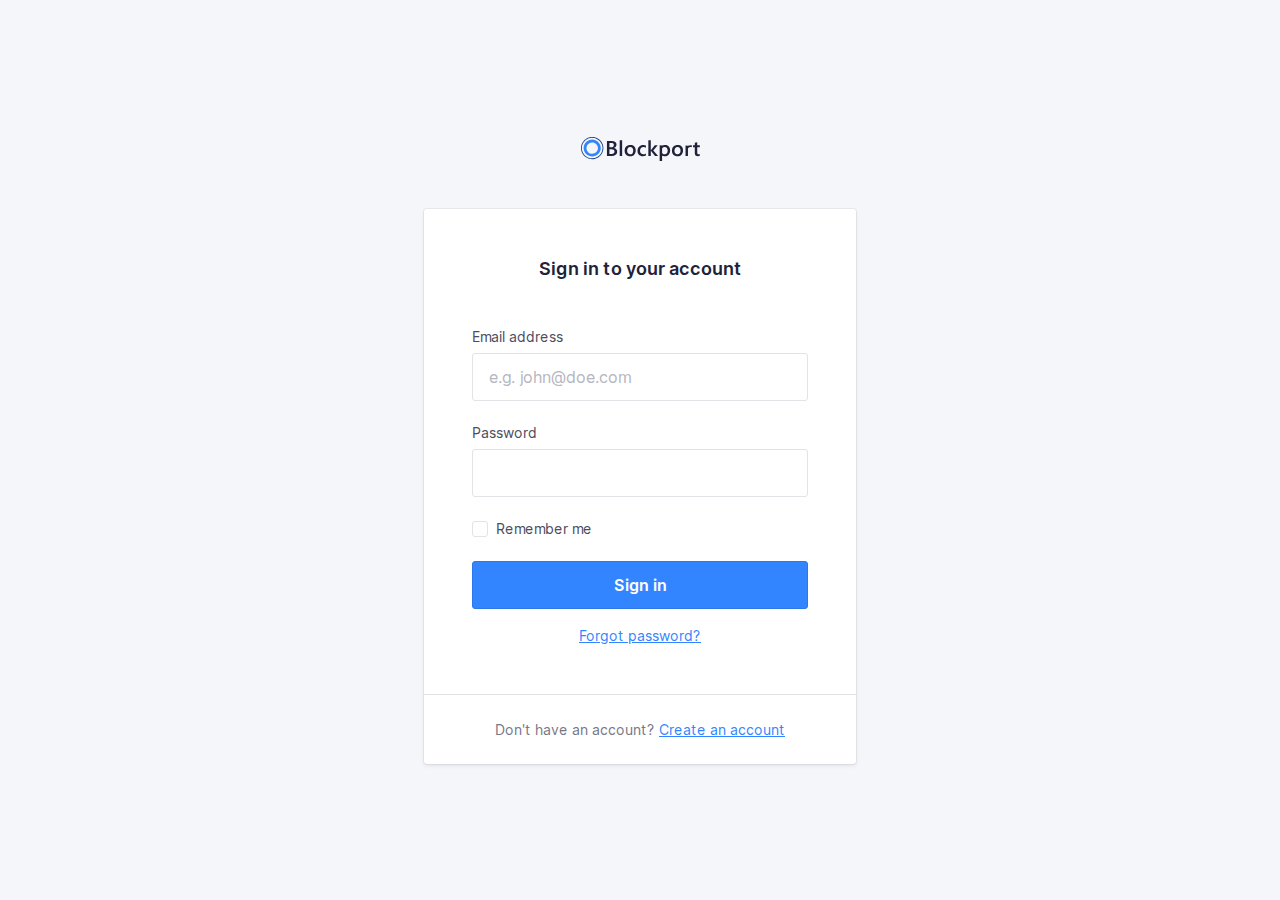
<file: index.html>
<!doctype html>
<html lang="en">
    <head>
        <meta charset="utf-8">
        <meta http-equiv="x-ua-compatible" content="ie=edge">
        <title>Blockport - Sign in</title>
        <meta name="description" content="This is my HTML5 boilerplate.">
        <meta name="viewport" content="width=device-width, initial-scale=1.0">
        <meta name="msapplication-TileColor" content="#3385FF">
        <meta name="theme-color" content="#3385FF">

        <link rel="apple-touch-icon" sizes="180x180" href="apple-touch-icon.png">
        <link rel="icon" type="image/png" sizes="32x32" href="favicon-32x32.png">
        <link rel="icon" type="image/png" sizes="16x16" href="favicon-16x16.png">
        <link rel="manifest" href="site.webmanifest">
        <link rel="mask-icon" href="safari-pinned-tab.svg" color="#3385FF">

        <link rel="stylesheet" href="css/normalize.css">
		<link rel="stylesheet" href="css/screen.css">   
        <script src="script/app.js"></script>     
    </head>
    <body>
        <section class="o-row o-row--lg o-row--login">
            <div class="o-container u-max-width-xs">
                <h1 class="c-logo">
                    <svg class="c-logo__symbol" viewBox="0 0 119 24" xmlns="http://www.w3.org/2000/svg">
                        <path class="c-logo__path c-logo__path--1" d="M25.9496128,18.9917356 L25.9496128,4.04231406 L30.7396633,4.04231406 C32.19945,4.04231406 33.3560606,4.35834712 34.2094949,4.99041321 C35.0252057,5.55089835 35.5052521,6.4769114 35.4896465,7.4598347 C35.5056187,8.25676883 35.2485893,9.03557965 34.7604209,9.6694215 C34.2511175,10.3119823 33.5500641,10.7791057 32.7570539,11.0042975 L32.7570539,11.0459504 C33.6957957,11.1207168 34.5764055,11.5260387 35.2392256,12.1884297 C35.8602694,12.8310744 36.1707912,13.6667769 36.1707912,14.6955372 C36.1979832,15.9155062 35.6268682,17.0730015 34.6382155,17.8016529 C33.6205051,18.5950413 32.3363468,18.9917356 30.7857407,18.9917356 L25.9496128,18.9917356 Z M41.1511616,18.9918689 L38.6990404,18.9918689 L38.6990404,3.18727869 L41.1511616,3.18727869 L41.1511616,18.9918689 Z M49.1105387,19.2396694 C47.4477441,19.2396694 46.1195118,18.741157 45.1258418,17.7441322 C44.1321717,16.7471074 43.6360046,15.4247934 43.6373401,13.7771901 C43.6373401,11.9841322 44.1548767,10.5838017 45.1899495,9.57619833 C46.2250223,8.56859504 47.6200337,8.06479338 49.3749832,8.06479338 C51.0591469,8.06479338 52.3720202,8.55471073 53.3136027,9.53454547 C54.2551852,10.5143802 54.7226376,11.8730579 54.7159596,13.6105785 C54.7159596,15.313719 54.2091077,16.677686 53.195404,17.7024794 C52.1817003,18.7272727 50.8200787,19.2396694 49.1105387,19.2396694 Z M64.9231145,18.4998347 C63.986548,19.011405 62.9292595,19.2667693 61.8599663,19.2396694 C60.2572727,19.2396694 58.9657689,18.7444628 57.9854545,17.7540496 C57.0051402,16.7636364 56.5136477,15.4796694 56.5109764,13.9021488 C56.5109764,12.1434711 57.0385299,10.7312397 58.0936364,9.66545453 C59.1487429,8.59966942 60.5611166,8.0661157 62.3307576,8.06479338 C63.2258904,8.04636779 64.1144193,8.22027864 64.9351347,8.57454547 L64.9351347,10.8277686 C64.2490961,10.2941313 63.4035149,10.0011171 62.5310943,9.99471073 C61.5738178,9.96365776 60.6492491,10.3415166 59.9928283,11.0320661 C59.3330526,11.7236364 59.003165,12.6287603 59.003165,13.747438 C59.003165,14.8661157 59.3136869,15.7381818 59.9347306,16.3636364 C60.5557744,17.0023141 61.3891751,17.3216529 62.4349327,17.3216529 C63.3470917,17.3090469 64.2260005,16.9806241 64.9191077,16.3933884 L64.9191077,18.4998347 L64.9231145,18.4998347 Z M77.1256229,18.9918689 L74.0304209,18.9918689 L69.8393771,13.8605902 L69.7973064,13.8605902 L69.7973064,18.9918689 L67.3451852,18.9918689 L67.3451852,3.18727869 L69.7973064,3.18727869 L69.7973064,13.2039344 L69.8393771,13.2039344 L73.7980303,8.31462295 L76.7349663,8.31462295 L72.2814815,13.4718689 L77.1256229,18.9918689 Z M118.81569,18.8747107 C118.223016,19.1343064 117.578072,19.2557712 116.930522,19.2297521 C114.839007,19.2297521 113.793249,18.2380165 113.793249,16.2545455 L113.793249,10.2128926 L111.990219,10.2128926 L111.990219,8.31669423 L113.793249,8.31669423 L113.793249,5.84528927 L116.235354,5.15702479 L116.235354,8.31669423 L118.81569,8.31669423 L118.81569,10.2128926 L116.235354,10.2128926 L116.235354,15.5504132 C116.235354,16.1824793 116.351549,16.6340496 116.583939,16.905124 C116.81633,17.1761983 117.202312,17.3084298 117.741886,17.3018182 C118.130518,17.3099664 118.50999,17.1844984 118.81569,16.9467769 L118.81569,18.8647934 L118.81569,18.8747107 Z M109.678333,8.12826445 C110.052664,8.12904551 110.426384,8.1582218 110.796212,8.21553718 L110.796212,10.2961983 C110.392833,10.129817 109.958979,10.0480952 109.522071,10.0561983 C108.65244,10.0185786 107.815007,10.3854441 107.258266,11.0479339 C107.143588,11.1960713 107.043624,11.3548242 106.959764,11.5219835 L106.959764,18.9917356 L104.519663,18.9917356 L104.519663,8.37818184 L106.959764,8.66776859 L106.959764,8.67768594 C107.814579,8.30025824 108.742499,8.11272598 109.678333,8.12826445 Z M96.4320707,19.2396694 C94.7692761,19.2396694 93.4410438,18.741157 92.4473737,17.7441322 C91.4537037,16.7471074 90.9575366,15.4247934 90.9588721,13.7771901 C90.9588721,11.9841322 91.4764087,10.5838017 92.5114815,9.57619833 C93.5465543,8.56859504 94.9415657,8.06479338 96.6965152,8.06479338 C98.3806789,8.06479338 99.6935522,8.55471073 100.635135,9.53454547 C101.576717,10.5143802 102.04417,11.8730579 102.037492,13.6105785 C102.037492,15.313719 101.53064,16.677686 100.516936,17.7024794 C99.5032323,18.7272727 98.1416107,19.2396694 96.4320707,19.2396694 Z M87.7494781,9.53454547 C88.6883893,10.5157025 89.1578451,11.873719 89.1578451,13.608595 C89.1591806,15.3117355 88.6523287,16.6757025 87.6372896,17.7004959 C86.6222504,18.7252892 85.258625,19.2376859 83.5464141,19.2376859 C82.7065422,19.2489838 81.8737089,19.0847473 81.1023064,18.7557025 L81.1023064,23.8968595 L78.6622054,23.8968595 L78.6622054,8.31471073 L81.1023064,8.60429752 C81.9552279,8.23296681 82.8792553,8.04891403 83.8108586,8.06479338 C85.5017003,8.06479338 86.8145736,8.55471073 87.7494781,9.53454547 Z M96.5422559,9.99471073 C95.6726247,9.95709108 94.8351921,10.3239565 94.2784512,10.9864463 C93.7241864,11.6476033 93.4470539,12.5580165 93.4470539,13.7176859 C93.4470539,14.8363636 93.7275253,15.7170248 94.288468,16.3596694 C94.8529651,17.0028668 95.6823515,17.3568733 96.5422559,17.3216529 C97.5038721,17.3216529 98.2424466,17.0056198 98.7579798,16.3735537 C99.273513,15.7414876 99.5366216,14.8416529 99.5473064,13.6740496 C99.5473064,12.4998347 99.28954,11.5927273 98.7740067,10.9527273 C98.2584735,10.3127273 97.5145568,9.99338845 96.5422559,9.99471073 Z M28.4438047,6.03570248 L28.4438047,10.286281 L30.0645286,10.286281 C30.9353255,10.286281 31.6178058,10.0833058 32.1119697,9.67735538 C32.6061335,9.27140494 32.8532155,8.69619836 32.8532155,7.95173555 C32.8532155,6.67305785 31.9897643,6.03371902 30.262862,6.03371902 L28.4418013,6.03371902 L28.4438047,6.03570248 Z M28.4438047,12.2796694 L28.4438047,17.0082644 L30.5813973,17.0082644 C31.5163019,17.0082644 32.237514,16.7947108 32.7450337,16.3676033 C33.2602043,15.9259125 33.5416601,15.2742418 33.5083165,14.6003306 C33.5083165,13.0505785 32.4238271,12.2757025 30.2548485,12.2757025 L28.4518182,12.2757025 L28.4438047,12.2796694 Z M49.226734,9.99471073 C48.3571028,9.95709108 47.5196702,10.3239565 46.9629293,10.9864463 C46.4086646,11.6476033 46.131532,12.5580165 46.131532,13.7176859 C46.131532,14.8363636 46.4120034,15.7170248 46.9729461,16.3596694 C47.5370578,17.0036033 48.3664998,17.3583638 49.226734,17.3236364 C50.1883502,17.3236364 50.9269247,17.0076033 51.4424579,16.3755372 C51.9579912,15.7434711 52.2157576,14.8436364 52.2157576,13.6760331 C52.2157576,12.5018182 51.9579912,11.5947107 51.4424579,10.9547107 C50.9269247,10.3147108 50.1883502,9.99471073 49.226734,9.99471073 Z M85.8803367,16.3735537 C86.3958699,15.738843 86.6543043,14.8390083 86.6556397,13.6740496 C86.6556397,12.4985124 86.3978733,11.591405 85.8823401,10.9527273 C85.3668068,10.3140496 84.6282323,9.99471073 83.6666162,9.99471073 C82.796985,9.95709108 81.9595523,10.3239565 81.4028114,10.9864463 C81.2895823,11.124335 81.1896456,11.2724196 81.1043098,11.4287603 L81.1043098,15.9153719 C81.6149937,16.8312057 82.6094895,17.3774459 83.6646128,17.3216529 C84.626229,17.3216529 85.3648035,17.0056198 85.8803367,16.3735537 Z"></path>
                        <path class="c-logo__path c-logo__path--2" d="M11.1988215,19.5867769 C7.72899435,19.5891833 4.59940205,17.5218316 3.26949789,14.3488101 C1.93959376,11.1757885 2.67130845,7.5220381 5.12341434,5.09144786 C7.57552021,2.66085764 11.2650639,1.93214337 14.4714645,3.24513351 C17.6778651,4.55812363 19.7696074,7.65421885 19.771229,11.0895868 C19.7679239,15.7772288 15.9334776,19.5780304 11.1988215,19.5867769 Z M11.1988215,5.38314051 C8.86509736,5.38073339 6.75988968,6.77093308 5.86550131,8.90506387 C4.97111293,11.0391947 5.46382249,13.496632 7.11372873,15.1307206 C8.76363496,16.7648092 11.2455511,17.2534798 13.4013998,16.3687158 C15.5572486,15.4839518 16.962125,13.4001349 16.9605051,11.0895868 C16.9572,7.93949107 14.3805102,5.38572999 11.1988215,5.37917355 L11.1988215,5.38314051 Z"></path>
                        <path class="c-logo__path c-logo__path--3" d="M21.2917845,15.8796694 C21.3118182,15.8380165 21.3358586,15.8023141 21.3558923,15.7606612 C22.6443671,13.0744887 22.7786498,9.98607785 21.7280964,7.20021549 C20.6775431,4.41435317 18.5317957,2.16875244 15.7805219,0.975867769 L15.7805219,0.96 C15.6683333,0.910413222 15.5541414,0.874710744 15.4419529,0.82909091 C15.2937037,0.767603308 15.1434512,0.710082645 14.9931987,0.656528927 C14.792862,0.583140496 14.5925253,0.517685949 14.378165,0.458181816 C14.2319192,0.414545453 14.0856734,0.374876033 13.9394276,0.337190082 C13.7203928,0.281652893 13.501358,0.23338843 13.2823232,0.192396694 C13.1480976,0.16661157 13.0138721,0.144793388 12.8816498,0.124958678 C12.6546016,0.0905785125 12.4275533,0.0634710744 12.2005051,0.0436363637 C12.0762963,0.0337190082 11.9500842,0.0238016529 11.8258754,0.0178512397 C11.5881425,0.00462809917 11.3510774,-0.000661157024 11.1146801,0.00198347107 C10.988468,0.00198347107 10.8622559,0.00198347107 10.7380471,0.0119008265 C10.5076599,0.0218181818 10.2792761,0.0376859504 10.0528956,0.0614876034 C9.9146633,0.0753719009 9.77843434,0.0932231406 9.64220539,0.113057851 C9.44186869,0.142809918 9.22350168,0.176528926 9.01715488,0.218181818 C8.86089226,0.249917356 8.70462963,0.283636364 8.548367,0.321322314 C8.39210438,0.359008265 8.18575758,0.412561983 8.00745791,0.466115701 C7.82915825,0.519669423 7.65286195,0.577190081 7.47656566,0.638677688 C7.30026936,0.70016529 7.17405724,0.747768594 7.02580808,0.807272727 C6.82547138,0.884628098 6.63715488,0.969917355 6.44483165,1.05719008 C6.31861953,1.11471074 6.19441077,1.17421488 6.07220539,1.23768595 C5.87186869,1.34082644 5.67153199,1.45190082 5.47119529,1.56694215 C5.36301347,1.63041322 5.25683502,1.69586777 5.15065657,1.76528926 C4.95165543,1.89752066 4.75666107,2.02975207 4.5656734,2.16198347 C4.46416949,2.23603306 4.36400114,2.31140496 4.26516835,2.38809918 C4.07952302,2.52958678 3.89721661,2.67834711 3.71824916,2.83438017 C3.61607744,2.92363636 3.51791246,3.0168595 3.41774411,3.11008265 C3.25747475,3.26347108 3.10121212,3.42214876 2.94895623,3.5861157 C2.84678451,3.69719008 2.74861953,3.81024794 2.64845118,3.92528926 C2.51021886,4.08793389 2.37599327,4.25454547 2.24777778,4.42512397 C2.15161616,4.55206611 2.05946128,4.68099175 1.96930976,4.82181816 C1.90119529,4.92099175 1.82506734,5.0201653 1.75895623,5.11537188 C1.69284512,5.2105785 1.65878788,5.29190081 1.60670034,5.37917355 C1.53457912,5.49818184 1.46446128,5.61917355 1.40636364,5.74214876 C1.28415825,5.96231406 1.16796296,6.18446282 1.06178451,6.40859504 C1.02372054,6.44826445 0.995673401,6.49586778 0.981649832,6.54148761 C0.967626263,6.58710744 0.939579125,6.65454547 0.915538721,6.71008265 C0.808692479,6.95471075 0.711863077,7.20132232 0.625050505,7.44991735 C0.588989899,7.55438018 0.55426487,7.65884298 0.520875421,7.76330577 C0.444747475,8.00528927 0.377968575,8.24793388 0.320538721,8.49123966 C0.291156005,8.61157023 0.263776655,8.73190084 0.238400673,8.85223141 C0.191655443,9.07966942 0.152255892,9.30710742 0.12020202,9.53454547 C0.10016835,9.67338842 0.0821380471,9.81024795 0.0681144781,9.9490909 C0.0460774411,10.1613223 0.0320538721,10.3715703 0.022037037,10.5838017 C0.022037037,10.7365289 0.010016835,10.8872727 0.010016835,11.04 C0.010016835,11.2383471 0.010016835,11.4366942 0.026043771,11.6350413 C0.026043771,11.7917356 0.0440740741,11.9484297 0.0580976431,12.105124 C0.0761279461,12.3034711 0.104175084,12.5018182 0.132222222,12.7001653 C0.146245791,12.8429752 0.18030303,13.0036364 0.2003367,13.1543802 C0.238400673,13.3527273 0.286481481,13.5510744 0.336565657,13.7494215 C0.380639731,13.8961983 0.406683502,14.0330579 0.446750842,14.1758678 C0.506851852,14.3742149 0.576969697,14.5844628 0.647087542,14.7867769 C0.693164983,14.9157025 0.739242424,15.0446281 0.789326599,15.1715703 C0.871464646,15.3699174 0.963619529,15.5801653 1.05777778,15.7804959 C1.11387205,15.8995041 1.16996633,16.0185124 1.23006734,16.1355372 C1.33223906,16.3338843 1.44242424,16.5322314 1.55461279,16.7166942 C1.62473064,16.8357025 1.69484848,16.9527273 1.76897306,17.0677686 C1.88316498,17.2442975 2.00537037,17.4168595 2.12957912,17.587438 C2.21973064,17.7123967 2.31188552,17.8353719 2.40804714,17.9563636 C2.50420875,18.0773554 2.65646465,18.2519008 2.78468013,18.3966942 C2.91289562,18.5414876 3.02308081,18.6644628 3.14929293,18.7933884 C3.27550505,18.9223141 3.3876936,19.027438 3.51190236,19.1424794 C3.63611111,19.2575206 3.81841751,19.4241322 3.98069024,19.5590082 C4.09287879,19.6522314 4.20907407,19.7434711 4.32727273,19.8327273 C4.50957912,19.9735537 4.69388889,20.1084297 4.88621212,20.2294215 C4.9362963,20.2631405 4.98037037,20.3008265 5.03045455,20.3345455 C7.52290169,21.989742 10.5859073,22.5756212 13.5217147,21.9587191 C16.4575222,21.3418171 19.0161165,19.5746694 20.6146465,17.0598347 L20.6266667,17.0598347 C20.6647306,17.0003306 20.6947811,16.9368595 20.7328451,16.8753719 C20.8149832,16.7424794 20.8911111,16.6036364 20.9692424,16.4647934 C21.0854377,16.2763636 21.1936195,16.08 21.2917845,15.8796694 Z M6.96771044,20.4198347 C6.40765296,20.1694737 5.87129224,19.8701033 5.36501684,19.5252893 C5.18671717,19.4042975 5.01442761,19.2773554 4.84614478,19.1464463 C4.73996633,19.065124 4.63378788,18.9818182 4.53161616,18.8965289 C4.38136364,18.7715703 4.23912458,18.6406612 4.09888889,18.5097521 C3.9586532,18.378843 3.87451178,18.2995041 3.76632997,18.1884297 C3.65814815,18.0773554 3.53794613,17.9444628 3.42976431,17.8214876 C3.32158249,17.6985124 3.19737374,17.5557025 3.08718855,17.4247934 C2.97700337,17.2938843 2.91489899,17.1986777 2.83075758,17.0836364 C2.71656566,16.9249587 2.60237374,16.766281 2.49819865,16.6036364 C2.43008418,16.4965289 2.36597643,16.3894215 2.29786195,16.2803306 C2.19368687,16.1038017 2.09752525,15.9252893 1.9973569,15.7447934 C1.94126263,15.6376859 1.89117845,15.528595 1.83909091,15.4195041 C1.7609596,15.2231405 1.67681818,15.0386777 1.60069024,14.8482644 C1.55461279,14.7332231 1.51454545,14.6161983 1.47247475,14.501157 C1.40436027,14.3127273 1.34025253,14.1242975 1.28415825,13.9319008 C1.24609428,13.8029752 1.2140404,13.6760331 1.18198653,13.5490909 C1.13590909,13.3626446 1.09183502,13.1761983 1.05577441,12.9897521 C1.02973064,12.8429752 1.0076936,12.7140496 0.981649832,12.5771901 C0.953602694,12.3927273 0.92956229,12.2082644 0.911531987,12.0218182 C0.897508418,11.8809918 0.889494949,11.7401653 0.881481481,11.5993388 C0.881481481,11.4109091 0.865454545,11.2224794 0.865454545,11.0340496 C0.865454545,10.8971901 0.865454545,10.7603306 0.877474747,10.6254545 C0.877474747,10.4271074 0.899511785,10.2287603 0.919545455,10.0304132 C0.931565657,9.90743803 0.94959596,9.78247936 0.965622896,9.65950414 C0.995673401,9.44528927 1.03173401,9.23107436 1.07580808,9.01884299 C1.09784512,8.91173555 1.12188552,8.80462812 1.14792929,8.69950414 C1.20402357,8.47074382 1.27080247,8.24330577 1.34826599,8.01719009 C1.37764871,7.9246281 1.408367,7.83206612 1.44042088,7.73950414 C1.52189113,7.50545453 1.61204265,7.2740496 1.71087542,7.04528927 C1.75094276,6.95206611 1.7910101,6.86082645 1.83508418,6.76958679 C1.93525253,6.55537188 2.03542088,6.3490909 2.15762626,6.14479338 C2.21973064,6.03570248 2.27983165,5.92661158 2.34594276,5.81752064 C2.45412458,5.63900825 2.5683165,5.46644628 2.68651515,5.29586778 C2.7686532,5.17685949 2.85279461,5.0598347 2.93893939,4.94479338 C3.06047699,4.7847934 3.18602133,4.62876031 3.31557239,4.47669423 C3.40505612,4.36826447 3.49520763,4.26710742 3.58602694,4.17322312 C3.73026936,4.01983471 3.87718294,3.86842975 4.02676768,3.71900826 C4.11491582,3.63438017 4.20506734,3.55173554 4.29722222,3.47107438 C4.46016275,3.32694215 4.62710998,3.18809917 4.79806397,3.05454545 C4.88754769,2.98446281 4.978367,2.91834711 5.07052189,2.85619835 C5.24815375,2.72396694 5.42912458,2.60099173 5.61343434,2.48727273 C5.71093152,2.42512397 5.80909651,2.36561983 5.90792929,2.30876033 C6.09090349,2.20165289 6.27654882,2.09983471 6.46486532,2.00330579 C6.57705387,1.94644628 6.69057799,1.89157025 6.80543771,1.83867769 C6.98306957,1.75669422 7.16203704,1.67933884 7.34234007,1.60661157 C7.47589785,1.55239669 7.61413018,1.50082645 7.75703704,1.45190082 C7.91864196,1.39504132 8.08225029,1.34214876 8.24786195,1.29322314 C8.41347361,1.24429752 8.57975307,1.2 8.74670034,1.16033058 C8.8896072,1.12595041 9.03318182,1.09421488 9.17742424,1.06512397 C9.36841191,1.02677686 9.56073514,0.994380165 9.75439394,0.967933885 C9.87993826,0.950743802 10.0061504,0.934876033 10.1330303,0.920330577 C10.3440516,0.899173554 10.5557407,0.883966942 10.7680976,0.874710744 L11.1126768,0.874710744 C11.3317116,0.874710744 11.5514141,0.880000001 11.7717845,0.890578513 L12.1143603,0.914380167 C12.3307239,0.932892563 12.5464197,0.958677687 12.7614478,0.991735538 C12.8829854,1.01024793 13.004523,1.0307438 13.1260606,1.05322314 C13.330404,1.09157025 13.5347475,1.13652893 13.7390909,1.18809918 C13.8713131,1.22181818 14.0035354,1.25752066 14.1397643,1.29719008 C14.3320875,1.35404959 14.523743,1.41619835 14.7147306,1.48363636 C14.8509596,1.53322314 14.9851852,1.58479339 15.115404,1.64033058 C17.755199,2.69780719 19.8336285,4.79210648 20.8551251,7.42387715 C21.8766218,10.0556478 21.7496417,12.9890377 20.5044613,15.5246281 C20.4123064,15.7229752 20.3041246,15.8975206 20.207963,16.08 C20.1378451,16.2029752 20.0697306,16.3279339 19.9956061,16.4489256 C17.2731751,20.8198837 11.7011151,22.517402 6.96771044,20.4178512 L6.96771044,20.4198347 Z"></path>
                    </svg>
                </h1>
                <form class="c-card" action="#">
                    <div class="c-card__body">
                        <h2 class="c-card__title">
                            Sign in to your account
                        </h2>
                        <p class="c-form-field js-email-field">
                            <label class="c-label js-email-label" for="username">
                                Email address    
                                <span class="c-label__error-message js-email-error-message">This field is required</span>                            
                            </label>
                            <input class="c-input js-email-input" type="email" name="username" id="username" placeholder="e.g. john@doe.com" required>
                        </p>
                        <p class="c-form-field js-password-field">
                            <label class="c-label js-password-label" for="password">
								Password								
                                <span class="c-label__error-message js-password-error-message">Password not valid</span>
                            </label>                            
                            <input class="c-input js-password-input" type="password" name="password" id="password" required>
                        </p>
                        <!-- Custom checkbox -->
                        <p class="c-form-field c-form-field--option">
                            <input class="o-hide-accessible c-option c-option--hidden js-remember-input" type="checkbox" id="customRememberme">
                            <label class="c-label c-label--option c-custom-option js-remember-label" for="customRememberme">
                                <span class="c-custom-option__fake-input c-custom-option__fake-input--checkbox">
                                    <svg class="c-custom-option__symbol" xmlns="http://www.w3.org/2000/svg" viewBox="0 0 9 6.75">
                                        <path d="M4.75,9.5a1,1,0,0,1-.707-.293l-2.25-2.25A1,1,0,1,1,3.207,5.543L4.75,7.086,8.793,3.043a1,1,0,0,1,1.414,1.414l-4.75,4.75A1,1,0,0,1,4.75,9.5" transform="translate(-1.5 -2.75)"/>
                                    </svg>
                                </span>
                                Remember me
                            </label>
                        </p>
                        <p class="u-mb-md">
                            <!-- Button -->
                            <button class="o-button-reset c-button js-sign-in-button">Sign in</button>
                        </p>
                        <p class="u-text-sm u-align-text-center">
                            <a href="#!">
                                Forgot password?
                            </a>
                        </p>
                    </div>
                    <div class="c-card__footer">
                        <p class="u-align-text-center u-text-sm u-color-neutral-dark">
                            Don't have an account? <a href="#">Create an account</a>
                        </p>
                    </div>
                </form>

            </div>
        </section>
    </body>
</html>
</file>
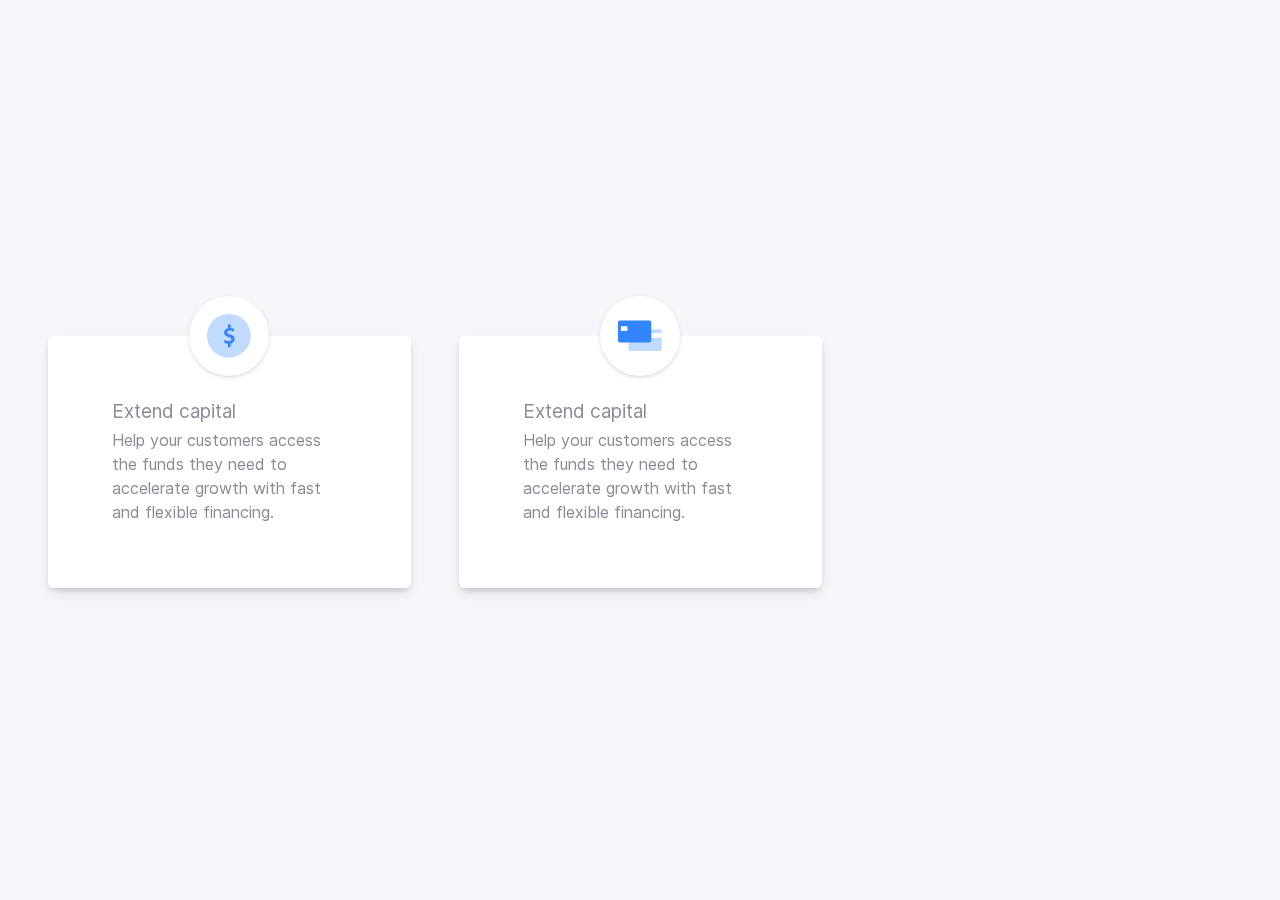
<file: cards.html>
<!doctype html>
<html lang="en">
    <head>
        <meta charset="utf-8">
        <meta http-equiv="x-ua-compatible" content="ie=edge">
        <title>Blockport - Sign in</title>
        <meta name="description" content="This is my HTML5 boilerplate.">
        <meta name="viewport" content="width=device-width, initial-scale=1.0">
        <meta name="msapplication-TileColor" content="#3385FF">
        <meta name="theme-color" content="#3385FF">

        <link rel="apple-touch-icon" sizes="180x180" href="apple-touch-icon.png">
        <link rel="icon" type="image/png" sizes="32x32" href="favicon-32x32.png">
        <link rel="icon" type="image/png" sizes="16x16" href="favicon-16x16.png">
        <link rel="manifest" href="site.webmanifest">
        <link rel="mask-icon" href="safari-pinned-tab.svg" color="#3385FF">

        <link rel="stylesheet" href="css/normalize.css">
		<link rel="stylesheet" href="css/screen.css">
    </head>
    <body>
        <section class="o-row o-row--lg o-row--login">
            <div class="o-container">
                <div class="o-layout o-layout--gutter-lg">
                    <div class="o-layout__item u-1-of-3-bp3">
                        <a href="#!" class="c-tent js-tent">
                            <div class="c-tent__icon-wrapper">
                                <svg class="c-tent__icon c-icon" xmlns="http://www.w3.org/2000/svg" viewBox="0 0 48 48">
                                    <g fill="none" fill-rule="evenodd">
                                        <circle class="c-icon__path c-icon__path--color-1" cx="24" cy="24" r="23"></circle>
                                        <path class="c-icon__path c-icon__path--color-2" d="M23.03 36v-3.74a11.64 11.64 0 0 1-3.77-1.07v-3.07a8.36 8.36 0 0 0 4.56 1.5c1.67 0 2.82-.86 2.82-2.11 0-3.15-7.64-1.62-7.64-7.12 0-2.25 1.59-3.94 4.03-4.48V12h2.84v3.74c1.1.1 2.23.38 3.36.9v2.98a8 8 0 0 0-4.15-1.25c-1.6 0-2.72.77-2.72 1.97 0 3 7.64 1.46 7.64 7.11 0 2.33-1.62 4.1-4.13 4.66V36h-2.84z">
                                        </path>
                                    </g>
                                </svg>
                            </div>
                            <div class="c-tent__body">
                                <div class="c-tent__content">
                                    <h2 class="c-tent__title">
                                        Extend capital
                                    </h2>
                                    <p>
                                        Help your customers access the funds they need to accelerate growth with fast and flexible financing.
                                    </p>
                                </div>
                                <div class="c-tent__action">
                                    Read more
                                </div>
                            </div>                           
                        </a>
                    </div>
                    <div class="o-layout__item u-1-of-3-bp3">
                        <a href="#!" class="c-tent js-tent">
                            <div class="c-tent__icon-wrapper">
                                <svg class="c-tent__icon c-icon" xmlns="http://www.w3.org/2000/svg" viewBox="0 0 48 48">
                                    <g fill="none" transform="translate(1 8)">
                                        <path class="c-icon__path c-icon__path--color-1"
                                            d="M44,32 L13,32 C11.8954305,32 11,31.1045695 11,30 L11,19.2 L33.455,19.2 L33.455,18 L46,18 L46,30 C46,31.1045695 45.1045695,32 44,32 Z M33.455,9 L44,9 C45.1045695,9 46,9.8954305 46,11 L46,13 L33.455,13 L33.455,9 Z">
                                        </path>
                                        <path class="c-icon__path c-icon__path--color-2"
                                            d="M33,23 L2,23 C0.8954305,23 0,22.1045695 0,21 L0,2 C0,0.8954305 0.8954305,0 2,0 L33,0 C34.1045695,0 35,0.8954305 35,2 L35,21 C35,22.1045695 34.1045695,23 33,23 Z M10,7 C10,6.44771525 9.55228475,6 9,6 L4,6 C3.44771525,6 3,6.44771525 3,7 L3,10 C3,10.5522847 3.44771525,11 4,11 L9,11 C9.55228475,11 10,10.5522847 10,10 L10,7 Z">
                                        </path>
                                    </g>
                                </svg>
                            </div>
                            <div class="c-tent__body">
                                <div class="c-tent__content">
                                    <h2 class="c-tent__title">
                                        Extend capital
                                    </h2>
                                    <p>
                                        Help your customers access the funds they need to accelerate growth with fast and flexible financing.
                                    </p>
                                </div>
                                <div class="c-tent__action">
                                    Read more
                                </div>
                            </div>                           
                        </a>
                    </div>
                </div>                
            </div>
        </section>
    </body>
</html>
</file>
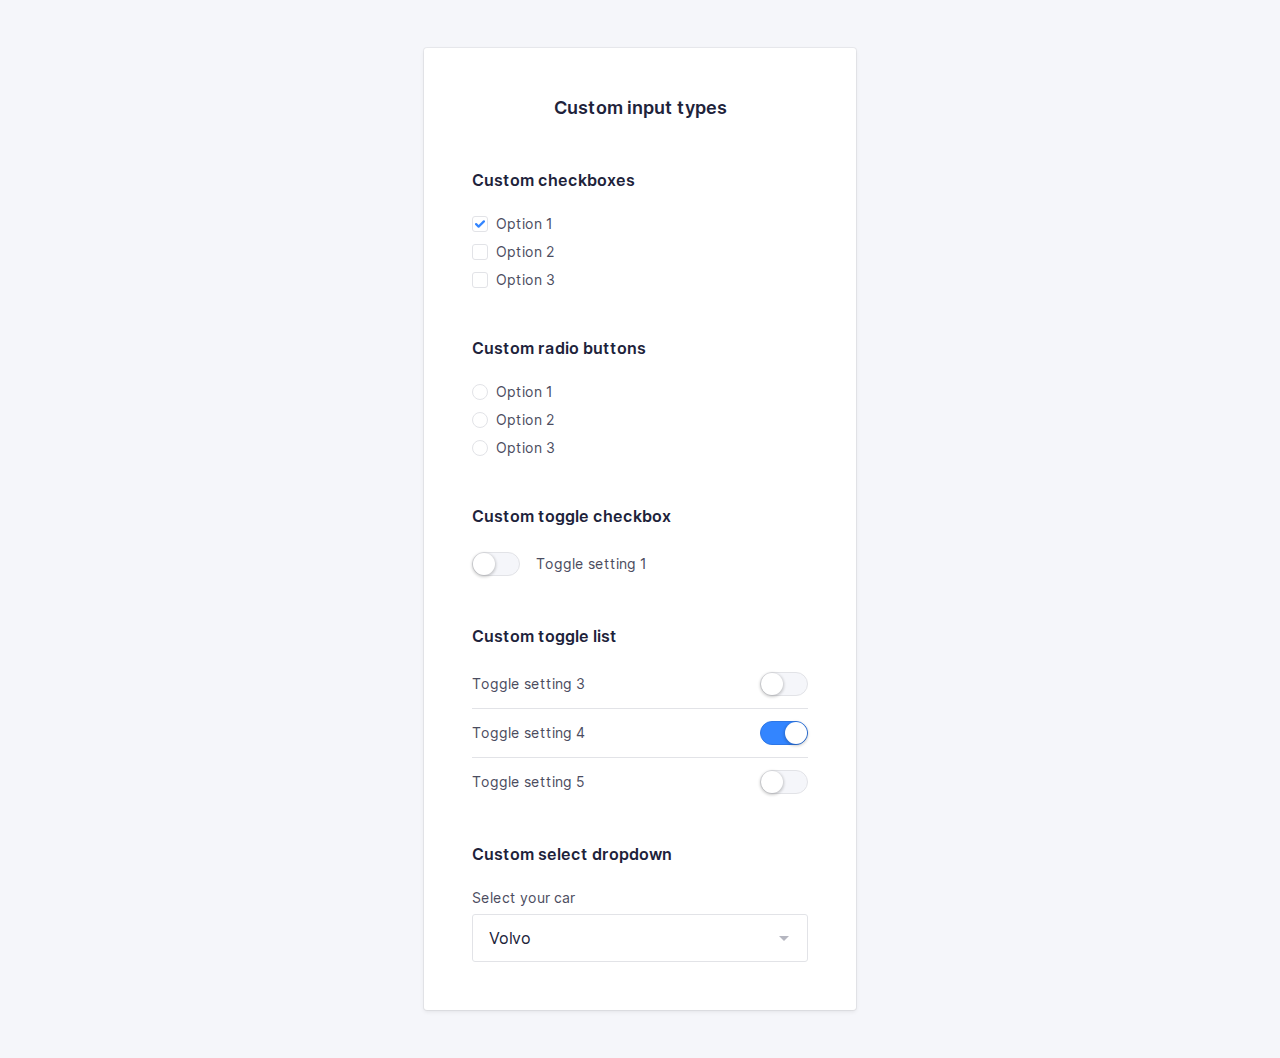
<file: inputs.html>
<!doctype html>
<html lang="en">

<head>
    <meta charset="utf-8">
    <meta http-equiv="x-ua-compatible" content="ie=edge">
    <title>Blockport - Custom input types</title>
    <meta name="description" content="This is my HTML5 boilerplate.">
    <meta name="viewport" content="width=device-width, initial-scale=1.0">
    <meta name="msapplication-TileColor" content="#3385FF">
    <meta name="theme-color" content="#3385FF">

    <link rel="apple-touch-icon" sizes="180x180" href="apple-touch-icon.png">
    <link rel="icon" type="image/png" sizes="32x32" href="favicon-32x32.png">
    <link rel="icon" type="image/png" sizes="16x16" href="favicon-16x16.png">
    <link rel="manifest" href="site.webmanifest">
    <link rel="mask-icon" href="safari-pinned-tab.svg" color="#3385FF">

    <link rel="stylesheet" href="css/normalize.css">
    <link rel="stylesheet" href="css/screen.css">
</head>

<body>
    <section class="o-row o-row--lg o-row--login o-row--beta">
        <div class="o-container u-max-width-xs">
            <form class="c-card" action="#">
                <div class="c-card__body">
                    <h2 class="c-card__title">
                        Custom input types
                    </h2>
                    <div class="o-section">
                        <!-- Custom checkboxes -->
                        <h5>
                            Custom checkboxes
                        </h5>
                        <ul class="o-list c-option-list">
                            <li class="c-form-field c-form-field--option c-option-list__item">
                                <input class="o-hide-accessible c-option c-option--hidden" type="checkbox"
                                    id="checkbox1" checked>
                                <label class="c-label c-label--option c-custom-option" for="checkbox1">
                                    <span class="c-custom-option__fake-input c-custom-option__fake-input--checkbox">
                                        <svg class="c-custom-option__symbol" xmlns="http://www.w3.org/2000/svg"
                                            viewBox="0 0 9 6.75">
                                            <path
                                                d="M4.75,9.5a1,1,0,0,1-.707-.293l-2.25-2.25A1,1,0,1,1,3.207,5.543L4.75,7.086,8.793,3.043a1,1,0,0,1,1.414,1.414l-4.75,4.75A1,1,0,0,1,4.75,9.5"
                                                transform="translate(-1.5 -2.75)" />
                                        </svg>
                                    </span>
                                    Option 1
                                </label>
                            </li>
                            <li class="c-form-field c-form-field--option c-option-list__item">
                                <input class="o-hide-accessible c-option c-option--hidden" type="checkbox"
                                    id="checkbox2">
                                <label class="c-label c-label--option c-custom-option" for="checkbox2">
                                    <span class="c-custom-option__fake-input c-custom-option__fake-input--checkbox">
                                        <svg class="c-custom-option__symbol" xmlns="http://www.w3.org/2000/svg"
                                            viewBox="0 0 9 6.75">
                                            <path
                                                d="M4.75,9.5a1,1,0,0,1-.707-.293l-2.25-2.25A1,1,0,1,1,3.207,5.543L4.75,7.086,8.793,3.043a1,1,0,0,1,1.414,1.414l-4.75,4.75A1,1,0,0,1,4.75,9.5"
                                                transform="translate(-1.5 -2.75)" />
                                        </svg>
                                    </span>
                                    Option 2
                                </label>
                            </li>
                            <li class="c-form-field c-form-field--option c-option-list__item">
                                <input class="o-hide-accessible c-option c-option--hidden" type="checkbox"
                                    id="checkbox3">
                                <label class="c-label c-label--option c-custom-option" for="checkbox3">
                                    <span class="c-custom-option__fake-input c-custom-option__fake-input--checkbox">
                                        <svg class="c-custom-option__symbol" xmlns="http://www.w3.org/2000/svg"
                                            viewBox="0 0 9 6.75">
                                            <path
                                                d="M4.75,9.5a1,1,0,0,1-.707-.293l-2.25-2.25A1,1,0,1,1,3.207,5.543L4.75,7.086,8.793,3.043a1,1,0,0,1,1.414,1.414l-4.75,4.75A1,1,0,0,1,4.75,9.5"
                                                transform="translate(-1.5 -2.75)" />
                                        </svg>
                                    </span>
                                    Option 3
                                </label>
                            </li>
                        </ul>
                    </div>
                    <div class="o-section">
                        <!-- Custom radio buttons -->
                        <h5>
                            Custom radio buttons
                        </h5>
                        <ul class="o-list c-option-list">
                            <li class="c-form-field c-form-field--option c-option-list__item">
                                <input class="o-hide-accessible c-option c-option--hidden" type="radio" name="radios"
                                    id="radio1">
                                <label class="c-label c-label--option c-custom-option" for="radio1">
                                    <span class="c-custom-option__fake-input c-custom-option__fake-input--radio">
                                        <span class="c-custom-option__symbol"></span>
                                    </span>
                                    Option 1
                                </label>
                            </li>
                            <li class="c-form-field c-form-field--option c-option-list__item">
                                <input class="o-hide-accessible c-option c-option--hidden" type="radio" name="radios"
                                    id="radio2">
                                <label class="c-label c-label--option c-custom-option" for="radio2">
                                    <span class="c-custom-option__fake-input c-custom-option__fake-input--radio">
                                        <span class="c-custom-option__symbol"></span>
                                    </span>
                                    Option 2
                                </label>
                            </li>
                            <li class="c-form-field c-form-field--option c-option-list__item">
                                <input class="o-hide-accessible c-option c-option--hidden" type="radio" name="radios"
                                    id="radio3">
                                <label class="c-label c-label--option c-custom-option" for="radio3">
                                    <span class="c-custom-option__fake-input c-custom-option__fake-input--radio">
                                        <span class="c-custom-option__symbol"></span>
                                    </span>
                                    Option 3
                                </label>
                            </li>
                        </ul>
                    </div>
                    <div class="o-section">
                        <!-- Custom toggle checkboxes -->
                        <h5>
                            Custom toggle checkbox
                        </h5>
                        <p>
                            <input class="o-hide-accessible c-option c-option--hidden" type="checkbox" id="toggle1">
                            <label class="c-label c-label--option c-custom-toggle" for="toggle1">
                                <span class="c-custom-toggle__fake-input">
                                </span>
                                Toggle setting 1
                            </label>
                        </p>
                    </div>
                    <div class="o-section">
                        <h5>
                            Custom toggle list
                        </h5>
                        <ul class="o-list c-custom-toggle-list">
                            <li class="c-custom-toggle-list__item">
                                <input class="o-hide-accessible c-option c-option--hidden" type="checkbox" id="toggle3">
                                <label class="c-label c-label--option c-custom-toggle c-custom-toggle--inverted"
                                    for="toggle3">
                                    <span class="c-custom-toggle__fake-input">
                                    </span>
                                    Toggle setting 3
                                </label>
                            </li>
                            <li class="c-custom-toggle-list__item">
                                <input class="o-hide-accessible c-option c-option--hidden" type="checkbox" id="toggle4"
                                    checked>
                                <label class="c-label c-label--option c-custom-toggle c-custom-toggle--inverted"
                                    for="toggle4">
                                    <span class="c-custom-toggle__fake-input">
                                    </span>
                                    Toggle setting 4
                                </label>
                            </li>
                            <li class="c-custom-toggle-list__item">
                                <input class="o-hide-accessible c-option c-option--hidden" type="checkbox" id="toggle5">
                                <label class="c-label c-label--option c-custom-toggle c-custom-toggle--inverted"
                                    for="toggle5">
                                    <span class="c-custom-toggle__fake-input">
                                    </span>
                                    Toggle setting 5
                                </label>
                            </li>
                        </ul>
                    </div>
                    <div class="o-section">
                        <!-- Custom select -->
                        <h5>
                            Custom select dropdown
                        </h5>
                        <p class="c-form-field">
                            <label class="c-label" for="select1">
                                Select your car
                            </label>
                            <span class="c-custom-select">
                                <select class="c-input c-custom-select__input" class="" name="select1" id="select1">
                                    <option value="volvo">Volvo</option>
                                    <option value="saab">Saab</option>
                                    <option value="mercedes">Mercedes</option>
                                    <option value="audi">Audi</option>
                                </select>
                                <svg class="c-custom-select__symbol" xmlns="http://www.w3.org/2000/svg"
                                    viewBox="0 0 24 24">
                                    <path d="M7,10l5,5,5-5Z" />
                                </svg>
                            </span>
                        </p>
                    </div>
                </div>
            </form>
        </div>
    </section>
</body>

</html>
</file>
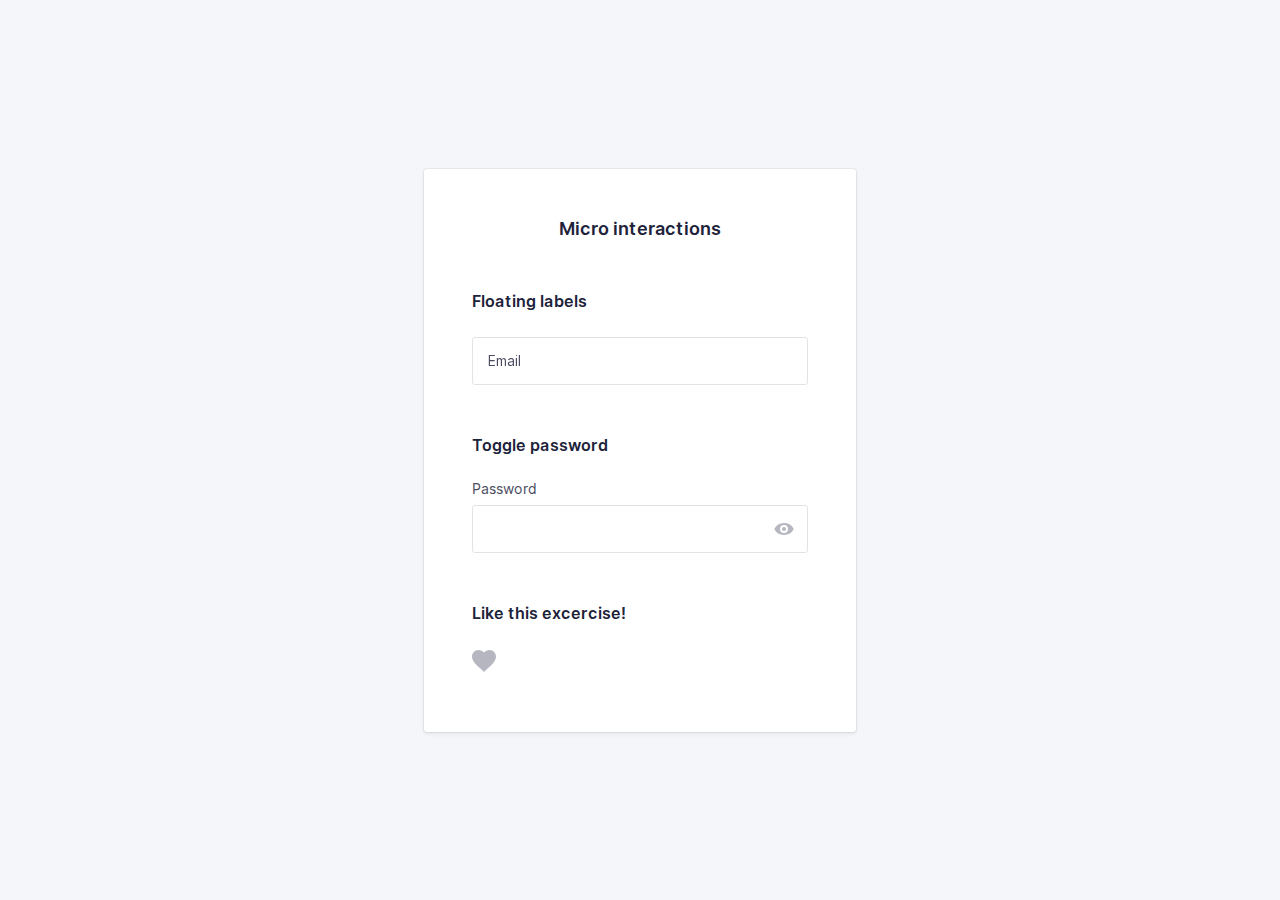
<file: interactions.html>
<!doctype html>
<html lang="en">

<head>
    <meta charset="utf-8">
    <meta http-equiv="x-ua-compatible" content="ie=edge">
    <title>Blockport - Custom input types</title>
    <meta name="description" content="This is my HTML5 boilerplate.">
    <meta name="viewport" content="width=device-width, initial-scale=1.0">
    <meta name="msapplication-TileColor" content="#3385FF">
    <meta name="theme-color" content="#3385FF">

    <link rel="apple-touch-icon" sizes="180x180" href="apple-touch-icon.png">
    <link rel="icon" type="image/png" sizes="32x32" href="favicon-32x32.png">
    <link rel="icon" type="image/png" sizes="16x16" href="favicon-16x16.png">
    <link rel="manifest" href="site.webmanifest">
    <link rel="mask-icon" href="safari-pinned-tab.svg" color="#3385FF">

    <link rel="stylesheet" href="css/normalize.css">
    <link rel="stylesheet" href="css/screen.css">
    <script src="script/app.js"></script>
</head>

<body>
    <section class="o-row o-row--lg o-row--login o-row--beta">
        <div class="o-container u-max-width-xs">
            <form class="c-card" action="#">
                <div class="c-card__body">
                    <h2 class="c-card__title">
                        Micro interactions
                    </h2>
                    <div class="o-section">
                        <h5>
                            Floating labels
                        </h5>
                        <p class="c-form-field">
                            <label class="c-label c-label--floating js-floating-label" for="username">
                                Email
                            </label>
                            <input class="c-input c-input--with-floating js-floating-input" type="email" name="username"
                                   id="username"
                                   required>
                        </p>
                    </div>
                    <div class="o-section">
                        <h5>
                            Toggle password
                        </h5>
                        <p class="c-form-field">
                            <label class="c-label" for="password">
                                Password
                            </label>
                            <span class="c-toggle-password-container">
                                <input class="c-input js-password-toggle-input" type="password"
                                       name="password" id="password" required>
                                
                                <span class="c-toggle-password">
                                    <input class="o-hide-accessible c-toggle-password__checkbox js-pasword-toggle-checkbox"
                                           type="checkbox" id="togglePassword">
                                    <label class="c-toggle-password__label"
                                           for="togglePassword">
                                        <svg class="c-toggle-password__icon c-toggle-password__icon--hide"
                                             xmlns="http://www.w3.org/2000/svg"
                                             viewBox="0 0 20 20">
                                            <path
                                                  d="M19.009,73.18l-1.77,1.78a3.908,3.908,0,0,0-1.037-.137,4,4,0,0,0-3.857,5.065l-.007-.028-2.76,2.75A11.106,11.106,0,0,1,6.4,78.82,11.014,11.014,0,0,1,19.076,73.2L19,73.18Zm3.8,1.85a11.163,11.163,0,0,1,3.2,3.79,11.014,11.014,0,0,1-12.7,5.622l.077.018,1.77-1.78a3.907,3.907,0,0,0,1.037.137,4,4,0,0,0,3.857-5.065l.007.028,2.76-2.75Zm-.25-3.99,1.42,1.42L9.839,86.6l-1.42-1.42Z"
                                                  transform="translate(-6.199 -68.82)" />
                                        </svg>
                                        <svg class="c-toggle-password__icon c-toggle-password__icon--show"
                                             xmlns="http://www.w3.org/2000/svg"
                                             viewBox="0 0 20 20">
                                            <path
                                                  d="M6.4,133.876a11,11,0,0,1,19.571-.061l.029.061a11,11,0,0,1-19.571.061l-.029-.061Zm9.8,4a4,4,0,1,0,0-8h0a4,4,0,0,0,0,8Zm0-2a2,2,0,0,1,0-4h0a2,2,0,1,1,0,4Z"
                                                  transform="translate(-6.2 -123.876)" />
                                        </svg>
                                        <span class="o-hide-accessible">
                                            Show password
                                        </span>
                                    </label>
                                </span>
                            </span>
                        </p>
                    </div>
                    <div class="o-section">
                        <h5>
                            Like this excercise!
                        </h5>
                        <p class="c-like">
                            <input class="o-hide-accessible c-like__input" type="checkbox" id="like" />
                            <label class="c-label c-like__label" for="like">
                                <svg
                                    class="c-like__symbol"
                                     xmlns="http://www.w3.org/2000/svg"
                                     xmlns:xlink="http://www.w3.org/1999/xlink"
                                     version="1.1"
                                     viewBox="0 0 510 510"
                                     xml:space="preserve">
                                    <path
                                          d="M255,489.6l-35.7-35.7C86.7,336.6,0,257.55,0,160.65C0,81.6,61.2,20.4,140.25,20.4c43.35,0,86.7,20.4,114.75,53.55 C283.05,40.8,326.4,20.4,369.75,20.4C448.8,20.4,510,81.6,510,160.65c0,96.9-86.7,175.95-219.3,293.25L255,489.6z" />
                                </svg>
                            </label>
                        </p>
                    </div>
                </div>
            </form>
        </div>
    </section>
</body>

</html>
</file>
<file: css/screen.css>
/*------------------------------------*\
#FONTS
\*------------------------------------*/

@font-face {
    font-family: "Inter Web";
    font-weight: 400;
    src: url("../fonts/Inter-Regular.woff2") format("woff2")
}

@font-face {
    font-family: "Inter Web";
    font-weight: 600;
    src: url("../fonts/Inter-SemiBold.woff2") format("woff2")
}

/*------------------------------------*\
#Variables
\*------------------------------------*/

:root {
    /* Global colors */
    --global-color-alpha-light: #4F95FF;
    --global-color-alpha: #3385FF;
    --global-color-alpha-dark: #2E77E6;
    --global-color-alpha-x-dark: #1B4186;
    --global-color-alpha-transparent: #3385ffbf;
    --global-color-alpha-x-transparent: #3385ff4d;

    --global-color-neutral-xxxx-light: #F5F6FA;
    --global-color-neutral-xxx-light: #E2E3E7;
    --global-color-neutral-xx-light: #caccd4;
    --global-color-neutral-x-light: #b5b6c0;
    --global-color-neutral-light: #a0a1ad;
    --global-color-neutral: #8b8c9a;
    --global-color-neutral-dark: #757787;
    --global-color-neutral-x-dark: #606274;
    --global-color-neutral-xx-dark: #4b4c60;
    --global-color-neutral-xxx-dark: #35374d;
    --global-color-neutral-xxxx-dark: #20223a;

    /* global page settings */
    --global-html-color: var(--global-color-neutral-xxxx-dark);
    --global-html-backgroundColor: var(--global-color-neutral-xxxx-light);
    --global-selection-backgroundColor: var(--global-color-alpha);

    /* borders */
    --global-borderRadius: 3px;
    --global-borderWidth: 1px;

    /* transitions */
    --global-transitionTiming-alpha: .1s ease-out;

    /* Baseline settings */
    --global-baseline: 8px;
    --global-whitespace: calc(var(--global-baseline) * 3);
    /* = 24px */

    --global-whitespace-xs: calc(var(--global-baseline) / 2);
    /* = 4px */
    --global-whitespace-sm: calc(var(--global-baseline) * 1);
    /*  = 8px */
    --global-whitespace-md: calc(var(--global-baseline) * 2);
    /*  = 16px */
    --global-whitespace-lg: calc(var(--global-baseline) * 4);
    /*  = 32px */
    --global-whitespace-xl: calc(var(--global-whitespace) * 2);
    /*  = 48px */
    --global-whitespace-xxl: calc(var(--global-whitespace) * 3);
    /*  = 72px */

    /* forms */
    --global-placeholder-color: var(--global-color-neutral-x-light);
    --global-input-backgroundColor: White;
    --global-input-color: var(--global-color-neutral-xxxx-dark);
    --global-input-borderColor: var(--global-color-neutral-xxx-light);
    --global-input-hover-borderColor: var(--global-color-neutral-xx-light);
    --global-input-focus-borderColor: var(--global-color-alpha);
    --global-input-focus-boxShadowColor: var(--global-color-alpha-x-transparent);
    --global-input-focus-boxShadow: 0 0 0 3px var(--global-input-focus-boxShadowColor);

    --global-color-error: #FF4D4F;
    --global-input-error-borderColor: var(--global-color-error);
}

/*------------------------------------*\
#GENERIC
\*------------------------------------*/

/*
    Generic: Page
    ---
    Global page styles + universal box-sizing:
*/

html {
    background-color: var(--global-html-backgroundColor);
    color: var(--global-html-color);
    font-size: 16px;
    line-height: 1.5;
    font-family: "Inter Web", Helvetica, arial, sans-serif;
    box-sizing: border-box;
    -webkit-font-smoothing: antialiased;
    -moz-osx-font-smoothing: grayscale;
}

*,
*:before,
*:after {
    box-sizing: inherit;
}

/*
* Remove text-shadow in selection highlight:
* https://twitter.com/miketaylr/status/12228805301
*
* Customize the background color to match your design.
*/

::-moz-selection {
    background: var(--global-selection-backgroundColor);
    color: white;
    text-shadow: none;
}

::selection {
    background: var(--global-selection-backgroundColor);
    color: white;
    text-shadow: none;
}

/*------------------------------------*\
#Elements
\*------------------------------------*/

/*
Elements: Images
---
Default markup for images to make them responsive
*/

img {
    max-width: 100%;
    vertical-align: top;
}

/*
    Elements: typography
    ---
    Default markup for typographic elements
*/

h1,
h2,
h3 {
    font-weight: 600;
}

h1 {
    font-size: 36px;
    line-height: 48px;
    margin: 0 0 var(--global-whitespace);
}

h2 {
    font-size: 32px;
    line-height: 40px;
    margin: 0 0 var(--global-whitespace);
}

h3 {
    font-size: 26px;
    line-height: 32px;
    margin: 0 0 var(--global-whitespace);
}

h4,
h5,
h6 {
    font-size: 16px;
    font-weight: 600;
    line-height: 24px;
    margin: 0 0 var(--global-whitespace);
}

p,
ol,
ul,
dl,
table,
address,
figure {
    margin: 0 0 var(--global-whitespace);
}

ul,
ol {
    padding-left: var(--global-whitespace);
}

li ul,
li ol {
    margin-bottom: 0;
}

blockquote {
    font-style: normal;
    font-size: 23px;
    line-height: 32px;
    margin: 0 0 var(--global-whitespace);
}

blockquote * {
    font-size: inherit;
    line-height: inherit;
}

figcaption {
    font-weight: 400;
    font-size: 12px;
    line-height: 16px;
    margin-top: var(--global-whitespace-sm);
}

hr {
    border: 0;
    height: 1px;
    background: LightGrey;
    margin: 0 0 var(--global-whitespace);
}

a,
a:visited {
    transition: all var(--global-transitionTiming-alpha);
    color: var(--global-color-alpha);
    outline-color: var(--global-link-BoxShadowColor);
    outline-width: medium;
    outline-offset: 2px;
}

a:hover,
a:focus {
    color: var(--global-color-alpha-light);
}

a:active {
    color: var(--global-color-alpha-dark);
}

label,
input {
    display: block;
}

select {
    width: 100%;
}

input::placeholder {
    color: var(--global-placeholder-color);
}

/*------------------------------------*\
#OBJECTS
\*------------------------------------*/

/*
    Objects: Row
    ---
    Creates a horizontal row that stretches the viewport and adds padding around children
*/

.o-row {
    position: relative;
    padding: var(--global-whitespace) var(--global-whitespace) 0;
}

.o-row--login {
    min-height: 100vh;
    display: flex;
    align-items: center;
}

/* size modifiers */

.o-row--lg {
    padding-top: var(--global-whitespace-xl);
    padding-bottom: var(--global-whitespace);
}

.o-row--xl {
    padding-top: var(--global-whitespace-xxl);
    padding-bottom: var(--global-whitespace-xl);
}

@media (min-width: 768px) {
    .o-row {
        padding-left: var(--global-whitespace-xl);
        padding-right: var(--global-whitespace-xl);
    }
}

@media (min-width: 992px) {
    .o-row--xl {
        padding-top: 96px;
        padding-bottom: var(--global-whitespace-xxl);
    }
}

/*
    Objects: Container
    ---
    Creates a horizontal container that sets de global max-width
*/

.o-container {
    margin-left: auto;
    margin-right: auto;
    max-width: 79.5em;
    /* 79.5 * 16px = 1272 */
    width: 100%;
}

/*
    Objects: section
    ---
    Creates vertical whitespace between adjacent sections inside a row
*/

.o-section {
    position: relative;
}

.o-section+.o-section {
    padding-top: var(--global-whitespace);
}

@media (min-width: 768px) {

    .o-section--lg+.o-section--lg,
    .o-section--xl+.o-section--xl {
        padding-top: var(--global-whitespace-xl);
    }
}

@media (min-width: 992px) {
    .o-section--xl+.o-section--xl {
        padding-top: var(--global-whitespace-xxl);
    }
}

/*
    Objects: Layout
    ---
    The layout object provides us with a column-style layout system. This object
    contains the basic structural elements, but classes should be complemented
    with width utilities
*/

.o-layout {
    display: flex;
    flex-wrap: wrap;
}

.o-layout__item {
    width: 100%;
}

/* gutter modifiers, these affect o-layout__item too */

.o-layout--gutter {
    margin: 0 -12px;
}

.o-layout--gutter>.o-layout__item {
    padding: 0 calc(var(--global-whitespace) / 2);
}

.o-layout--gutter-sm {
    margin: 0 -6px;
}

.o-layout--gutter-sm>.o-layout__item {
    padding: 0 6px;
}

.o-layout--gutter-lg {
    margin: 0 -24px;
}

.o-layout--gutter-lg>.o-layout__item {
    padding: 0 24px;
}

.o-layout--gutter-xl {
    margin: 0 -48px;
}

.o-layout--gutter-xl>.o-layout__item {
    padding: 0 var(--global-whitespace-xl);
}

/* reverse horizontal row modifier */

.o-layout--row-reverse {
    flex-direction: row-reverse;
}

/* Horizontal alignment modifiers*/

.o-layout--justify-start {
    justify-content: flex-start;
}

.o-layout--justify-end {
    justify-content: flex-end;
}

.o-layout--justify-center {
    justify-content: center;
}

.o-layout--justify-space-around {
    justify-content: space-around;
}

.o-layout--justify-space-evenly {
    justify-content: space-evenly;
}

.o-layout--justify-space-between {
    justify-content: space-between;
}

/* Vertical alignment modifiers */

.o-layout--align-start {
    align-items: flex-start;
}

.o-layout--align-end {
    align-items: flex-end;
}

.o-layout--align-center {
    align-items: center;
}

.o-layout--align-baseline {
    align-items: baseline;
}

/* Vertical alignment modifiers that only work if there is one than one flex item */

.o-layout--align-content-start {
    align-content: start;
}

.o-layout--align-content-end {
    align-content: end;
}

.o-layout--align-content-center {
    align-content: center;
}

.o-layout--align-content-space-around {
    align-content: space-around;
}

.o-layout--align-content-space-between {
    align-content: space-between;
}

/*
    Objects: List
    ---
    Small reusable object to remove default list styling from lists
*/

.o-list {
    list-style: none;
    padding: 0;
}

/*
    Object: Button reset
    ---
    Small button reset object
*/

.o-button-reset {
    border: none;
    margin: 0;
    padding: 0;
    width: auto;
    overflow: visible;
    background: transparent;

    /* inherit font & color from ancestor */
    color: inherit;
    font: inherit;

    /* Normalize `line-height`. Cannot be changed from `normal` in Firefox 4+. */
    line-height: normal;

    /* Corrects font smoothing for webkit */
    -webkit-font-smoothing: inherit;
    -moz-osx-font-smoothing: inherit;

    /* Corrects inability to style clickable `input` types in iOS */
    -webkit-appearance: none;
}

/*
    Object: Hide accessible
    ---
    Accessibly hide any element
*/

.o-hide-accessible {
    position: absolute;
    width: 1px;
    height: 1px;
    padding: 0;
    margin: -1px;
    overflow: hidden;
    clip: rect(0, 0, 0, 0);
    border: 0;
}

/*------------------------------------*\
#COMPONENTS
\*------------------------------------*/

/*
    Component: Logo
    ---
    Website main logo
*/

.c-logo {
    --logo__path--1--Fill: var(--global-color-neutral-xxxx-dark);
    --logo__path--2--Fill: var(--global-color-alpha);
    --logo__path--3--Fill: var(--global-color-alpha-x-dark);
    height: var(--global-whitespace);
    display: flex;
    align-items: center;
    justify-content: center;
    margin-bottom: var(--global-whitespace-xl);
}

.c-logo__symbol {
    height: 100%;
}

.c-logo__path--1 {
    fill: var(--logo__path--1--Fill);
}

.c-logo__path--2 {
    fill: var(--logo__path--2--Fill);
}

.c-logo__path--3 {
    fill: var(--logo__path--3--Fill);
}

/*
    Component: Card
    ---
    Card with box shadow
*/

.c-card {
    --card-backgroundColor: White;
    --card__footer-borderColor: var(--global-color-neutral-xxx-light);
    --card-borderRadius: var(--global-borderRadius);
    background-color: var(--card-backgroundColor);
    margin-bottom: var(--global-whitespace);
    border-radius: var(--card-borderRadius);
    box-shadow: 0 0 0 1px rgba(0, 0, 0, 0.05), 0 2px 4px rgba(0, 0, 0, .075);
    overflow: hidden;
}

/* Add padding to child for more flexibility */
.c-card__body,
.c-card__footer {
    padding: var(--global-whitespace) var(--global-whitespace) 0;
    overflow: auto;
    /* Fix margin collapse */
}

.c-card__footer {
    text-align: center;
    border-top: 1px solid var(--card__footer-borderColor);
}

.c-card__title {
    text-align: center;
    font-size: 18px;
    line-height: var(--global-whitespace);
    font-weight: 600;
}

@media (min-width: 27em) {
    .c-card__body {
        padding: var(--global-whitespace-xl) var(--global-whitespace-xl) var(--global-whitespace);
    }

    .c-card__title {
        margin-bottom: var(--global-whitespace-xl);
    }
}

/*
    Component: Forms
    ---
    Everything form related here
*/



.c-form-field{
    position:relative;
}
.c-form-field--option {
    display: flex;
    align-items: center;
}



/*
    Component: Input
    ---
    Class to put on all input="text" like form inputs
*/

.c-input {
    -webkit-appearance: none;
    -moz-appearance: none;
    appearance: none;
    width: 100%;
    border: var(--global-borderWidth) solid var(--input-borderColor, var(--global-input-borderColor));
    /* border: 1px solid var(--global-color-neutral-xxx-light); */
    border-radius: var(--global-borderRadius);
    background-color: var(--global-input-backgroundColor);
    color: var(--global-input-color);
    font-family: inherit;
    font-size: 16px;
    line-height: calc(var(--global-baseline) * 3);
    padding: calc(var(--global-baseline) * 1.5 - var(--global-borderWidth)) var(--global-whitespace-md);
    outline: none;
    transition: border var(--global-transition-timing-alpha), box-shadow var(--global-transition-timing-alpha);
}

.c-input:hover {
    border-color: var(--global-input-hover-borderColor);
}

.c-input:focus,
.c-input:active {
    border-color: var(--global-input-focus-borderColor);
    box-shadow: var(--global-input-focus-boxShadow);
}


/*
Input password with toggle checkbox on top of it needs
more padding on the right to avoid overlap
*/

.c-input--password-with-toggle {
    padding-right: 52px;
}
.c-toggle-password-container{
    position: relative;
}

.c-toggle-password-container>.c-toggle-password{
    position:absolute;
    top:0;
    right:0;
    bottom: 0;
    display: block;
    fill: var(--global-color-neutral-x-light);
}
/*.c-toggle-password__icon{
    margin-top: 14px;
    margin-right: 14px;
    margin-bottom: 14px;
}*/
.c-toggle-password__label > .c-toggle-password__icon{

    margin-top: 14px;
    margin-right: 14px;
    margin-bottom: 14px;
}

.c-toggle-password__icon{
    display: block;
    width: 20px;
    height: 20px;
    fill: var(--global-color-neutral-x-light);
}
.c-toggle-password__icon--hide{
    display: var(--c-password-toggle__symbol--hide-display,none);
}
.c-toggle-password__icon--show{
    display: var(--c-password-toggle__symbol--show-display,block);
}

.c-toggle-password__checkbox:checked+.c-toggle-password__label{
    --c-password-toggle__symbol--hide-display: block;
    --c-password-toggle__symbol--show-display: none;
}

/*.c-toggle-password__checkbox+.c-toggle-password__label .c-toggle-password__icon--show{
    display: block;
}
.c-toggle-password__checkbox+.c-toggle-password__label .c-toggle-password__icon--hide{
    display: none;
}
.c-toggle-password__checkbox:checked+.c-toggle-password__label .c-toggle-password__icon--hide{
    display: block;
}

.c-toggle-password__checkbox:checked+.c-toggle-password__label .c-toggle-password__icon--show{
    display: none;
}/*

/* option input for checkboxes and radio buttons */

.c-option {
    margin-right: var(--global-whitespace-sm);
}

/*
    Component: Label
    ---
    Class to put on all form labels
*/

.c-label {
    color: var(--label-color, var(--global-color-neutral-xx-dark));
    margin-bottom: 0;
    padding-bottom: var(--global-whitespace-sm);
    font-size: 14px;
    line-height: 16px;
    color: var(--label-color,var(--global-color-neutral-xx-dark));
}

.c-label--option {
    padding-bottom: 0;
}

.c-label__error-message{
    font-weight: 600;
    float: right;
    display: none;
}

.c-label__error-message.is-visible{
    display: block;
}

.c-label--floating {
    position: absolute;
    top: 12px;
    left: 8px;
    padding: 4px 8px;
    will-change: transform;
    transform: translateY( 0 );
    transition: transform 200ms ease-in-out;
    box-shadow: 0 0 4px 4px rgba(255,255,255,0.8);
    background: white;
    z-index: 1;
}

.is-floating,
.c-form-field:focus-within .c-label--floating {
    transform: translateY(-24px)
}

/*
    Component: Button
    ---
    Class to put on form buttons or
*/

.c-button {
    --button-borderColor: var(--global-color-alpha-dark);
    --button-hover-borderColor: var(--global-color-alpha-dark);
    --button-active-borderColor: var(--global-color-alpha-dark);
    --button-focus-borderColor: var(--global-color-alpha-dark);
    --button-backgroundColor: var(--global-color-alpha);
    --button-hover-backgroundColor: var(--global-color-alpha-light);
    --button-active-backgroundColor: var(--global-color-alpha-dark);
    --button-focus-backgroundColor: var(--global-color-alpha);
    --button-focus-boxShadow: var(--global-input-focus-boxShadow);
    font-size: 16px;
    font-weight: 600;
    border-radius: var(--global-borderRadius);
    border: 1px solid var(--button-borderColor);
    background-color: var(--button-backgroundColor);
    color: #fff;
    line-height: calc(var(--global-baseline) * 3);
    padding: calc(var(--global-baseline) * 1.5 - var(--global-borderWidth)) var(--global-whitespace-md);
    width: 100%;
    outline: none;
    box-shadow: var(--button-boxShadow, 0);
    transition: all var(--global-transitionTiming-alpha) var(--global-transitionEasing-out);
}

.c-button:hover {
    border-color: var(--button-hover-borderColor);
    background-color: var(--button-hover-backgroundColor);
}

.c-button:focus {
    background-color: var(--button-focus-backgroundColor);
    border-color: var(--button-focus-borderColor);
    box-shadow: var(--button-focus-boxShadow);
}

.c-button:active {
    background-color: var(--button-active-backgroundColor);
    border-color: var(--button-active-borderColor);
    box-shadow: var(--button-active-boxShadow, 0);
}

/*
    Component: Option list
*/

.c-option-list {
    margin-bottom: var(--global-whitespace);
}

.c-option-list__item {
    margin-bottom: calc(var(--global-whitespace) / 2);
}

/*
    Custom option
    ---
    Custom checkboxes & radio buttons
*/

/* Hide the actual input with the class .o-hide-accessible */

.c-custom-option {
    --custom-option__symbol-Fill: var(--global-color-alpha);
    display: flex;
    align-items: center;
}

.c-custom-option__fake-input {
    display: flex;
    align-items: center;
    justify-content: center;
    width: var(--global-whitespace-md);
    height: var(--global-whitespace-md);
    margin-right: var(--global-whitespace-sm);
    background: var(--global-input-backgroundColor);
    border: var(--global-borderWidth) solid var(--custom-option-borderColor, var(--global-input-borderColor));
    box-shadow: var(--custom-option-boxShadow, 0);
    transition: border var(--global-transitionTiming-alpha), box-shadow var(--global-transitionTiming-alpha);
}

.c-custom-option__fake-input--checkbox {
    border-radius: var(--global-borderRadius);
}

.c-custom-option__fake-input--radio {
    border-radius: 100%;
}

.c-custom-option__symbol {
    display: block;
    opacity: 0;
    /* Hide the symbol initially */
    transform: scale(.5);
    transition: transform var(--global-transitionTiming-alpha), opacity var(--global-transitionTiming-alpha);
}

.c-custom-option__fake-input--checkbox .c-custom-option__symbol {
    width: 10px;
    height: 10px;
    fill: var(--custom-option__symbol-Fill);
}

.c-custom-option__fake-input--radio .c-custom-option__symbol {
    background-color: var(--custom-option__symbol-Fill);
    border-radius: 100%;
    width: 6px;
    height: 6px;
}

/* hover state */

.c-custom-option:hover {
    --custom-option-borderColor: var(--global-input-hover-borderColor);
}

/* focused and active state */

.c-option--hidden:focus+.c-custom-option,
.c-option--hidden:active+.c-custom-option {
    --custom-option-borderColor: var(--global-input-focus-borderColor);
    --custom-option-boxShadow: var(--global-input-focus-boxShadow);
}


/* checked state */

.c-option--hidden:checked+.c-custom-option .c-custom-option__symbol {
    opacity: 1;
    /* Show the symbol when the invisible checkbox/radio button is checked */
    transform: scale(1);
}

/*
    Component: Custom Toggle
    ---
    Visually change a checkbox into a toggle
*/

.c-custom-toggle-list {
    --toggle-list-borderColor: var(--global-color-neutral-xxx-light);
    margin-bottom: var(--global-whitespace);
}

.c-custom-toggle-list__item {
    margin-bottom: calc(var(--global-whitespace) / 2);
}

.c-custom-toggle-list__item+.c-custom-toggle-list__item {
    padding-top: calc(var(--global-whitespace) / 2);
    border-top: 1px solid var(--toggle-list-borderColor);
}

.c-custom-toggle {
    --toggle-backgroundColor: var(--global-color-neutral-xxxx-light);
    --toggle-checked-borderColor: var(--global-color-alpha-dark);
    --toggle-checked-backgroundColor: var(--global-color-alpha);
    --toggle-focus-boxShadow: var(--global-input-focus-boxShadow);
    --toggle__switch-backgroundColor: White;
    --toggle__switch-checked-backgroundColor: White;
    --toggle__switch-transition: all var(--global-transitionTiming-alpha);
    display: flex;
    align-items: center;
}

.c-custom-toggle--inverted {
    flex-direction: row-reverse;
    justify-content: space-between;
}

.c-custom-toggle__fake-input {
    display: block;
    height: 24px;
    width: 48px;
    margin-right: var(--global-whitespace-md);
    background-color: var(--toggle-backgroundColor);
    border-radius: 32px;
    border: var(--global-borderWidth) solid var(--toggle-borderColor, var(--global-input-borderColor));
    transition: all var(--global-transitionTiming-alpha);
    box-shadow: var(--toggle-boxShadow, 0);
}

.c-custom-toggle--inverted .c-custom-toggle__fake-input {
    margin-right: 0;
}

.c-custom-toggle__fake-input::after {
    position: relative;
    display: block;
    content: '';
    height: 22px;
    width: 22px;
    border-radius: 22px;
    box-shadow: 0 1px 3px 1px rgba(0, 0, 0, .2);
    background-color: var(--toggle__switch-backgroundColor);
    transition: var(--toggle__switch-transition);
}

/* focused and active state */

.c-option--hidden:focus-visible+.c-custom-toggle {
    --toggle-borderColor: var(--global-input-focus-borderColor);
    --toggle-boxShadow: var(--toggle-focus-boxShadow);
}

/* checked state */

.c-option--hidden:checked+.c-custom-toggle {
    --toggle-backgroundColor: var(--toggle-checked-backgroundColor);
    --toggle-borderColor: var(--toggle-checked-borderColor);
    --toggle__switch-backgroundColor: var(--toggle__switch-checked-backgroundColor);
}

.c-option--hidden:checked+.c-custom-toggle .c-custom-toggle__fake-input::after {
    transform: translate(24px, 0);
}

/* special active state */

.c-custom-toggle:active .c-custom-toggle__fake-input::after {
    width: 28px;
}

.c-option--hidden:checked+.c-custom-toggle:active .c-custom-toggle__fake-input::after {
    margin-left: -6px;
}

/*
    Component: Custom Select
    ---
    Custom select dropdown
*/


.c-custom-select {
    display: block;
    position: relative;
}

.c-custom-select__symbol {
    width: var(--global-whitespace);
    height: var(--global-whitespace);
    position: absolute;
    top: calc(var(--global-whitespace) / 2);
    right: calc(var(--global-whitespace) / 2);
    pointer-events: none;
    fill: var(--global-color-neutral-x-light);
}

.c-like__symbol{
    position: relative;
    width: 24px;
    fill: var(--global-color-neutral-x-light);
    transform: scale(1);
    transition: transform .5s cubic-bezier(0.175, 0.885, 0.32, 2.275);
    will-change: transform;
}
.c-like__input:checked+.c-like__label .c-like__symbol{
    transform: scale(1.1);
    fill: #D80027;
}

.c-tent{
    --y:0;
    --x:0;
    --tent__icon-size:calc(var(--global-baseline)*10);
    --tent-borderRadius: calc(var(--global-borderRadius)*2);
    --tent-transition: .3s cubic-bezier(0.22, 0.61, 0.36, 1);
    --tent-transform-perspective: perspective(1000px) rotateY(calc(var(--y)*-10deg)) rotateX(calc(var(--x)*10deg));
    position: relative;
    display: flex;
    flex-direction: column;
    justify-content: center;
    align-items: center;
    text-decoration: none;
    transition: transform var(--tent-transition);
    transform: var(--tent-tranfsorm, var(--tent-transform-perspective));
    transform-style: preserve-3d;
}

.c-tent::before,
.c-tent::after{
    content:"";
    position: absolute;
    top: 0;
    right: 0;
    bottom: 0;
    left: 0;
    transition: opacity var(--tent-transition);
    pointer-events: none;
    border-radius: var(--tent-borderRadius);
}

.c-tent::before{
    box-shadow: 0 6px 12px -2px rgba(0, 0, 0, .125), 0 3px 7px -3px rgba(0, 0, 0, .2);
    opacity: var(--tent__before-opacity, 1);
}

.c-tent::after{
    box-shadow: 0 50px 100px -20px rgba(0, 0, 0, .25), 0 30px 60px -30px rgba(0, 0, 0, .3), 0 -18px 60px -10px rgba(0, 0, 0, .025);
    opacity: var(--tent__after-opacity, 0);
}

.c-tent__body{
    border-radius: var(--tent-borderRadius);
    background-color: var(--tent-backgroundColor,white);
    padding: var(--tent__body-whitespace,calc(var(--tent__icon-size )/1.25));
    position: relative;
    overflow: hidden;
}

.c-tent__icon-wrapper{
    width:var(--tent__icon-size);
    height:var(--tent__icon-size);
    border-radius: 100%;
    background-color: var(--tent__icon-backgroundColor,white);
    display: flex;
    align-items: center;
    justify-content: center;
    position:absolute;
    top:calc(var(--tent__icon-size)/-2);
    z-index: 10;
    box-shadow: 0 2px 5px rgba(0, 0, 0, .1), 0 1px 2px rgba(0, 0, 0, .07);
    transition: transform var(--tent-transition);
    transform: var(--tent__icon-wrapper-tranform,none);
    transform-style: preserve-3d;
}

.c-tent__icon{
    width: calc(var(--tent__icon-size)/1.75);
    height: calc(var(--tent__icon-size)/1.75);
}

.c-tent__content{
    color:var(--tent__content-color,var(--global-color-neutral));
    transition:transform var(--tent-transition);
    transform: var(--tent__content-transform, none);
}

.c-tent__content>*:last-child,
.c-tent__content>*:last-child>*:last-child {
    margin-bottom: 0;
}

.c-tent__title{
    font-size: 19px;
    font-weight: normal;
    line-height: calc(var(--global-baseline)*3);
    margin-bottom: var(--global-whitespace-xs);
    color: var(--tent__title-color, var(--global-page-color));
}

.c-tent__action{
    position: absolute;
    bottom:0;
    left:0;
    right:0;
    text-align: center;
    font-weight: 600;
    padding:calc(var(--tent__icon-size)/5) var(--global-whitespace);
    background-color: var(--tent__action-backgroundColor, var(--global-color-neutral-xxxx-light));
    transform: var(--tent__action-opacity, translateY(calc(var(--tent__icon-size) / 2)));
    transition: all var(--tent-transition);
    opacity: var(--tent__action-opacity,0);
    text-transform: uppercase;
    letter-spacing: 0.1em;
    font-size: 14px;
}

.c-tent:hover{
    --x:1;
    --lift:.1rem;
    --tent-transform:translateY(calc(var(--lift)*-1)) var(--tent-transform-perspective);
    --tent__icon-wrapper-transform:translateZ(1.5rem) scale(.75);
    --tent__content-tranform: translateY(calc(var(--tent__icon-size)/-6));
    --tent__action-tranform: none;
    --tent__action-opacity: 1;
    --tent__before-opacity: 0;
    --tent__after-opacity: 1;
}

.c-tent:active{
    --tent-transform: perspective(1000px) rotateY(0) rotateX(0);
}

.c-icon__path--color-1{
    fill: var(--icon-color-1, var(--global-color-alpha-x-transparent));
}

.c-icon__path--color-2{
    fill: var(--icon-color-2, var(--global-color-alpha));
}
/*
    Component: Password Toggle
    ---
    Password toggle custom checkbox
*/



.has-error{
    --label-color:var(--global-color-error);
    --input-borderColor:var(--global-input-error-bordercolor);
    --input-placeholder-color:var(--global-color-error-transparent);
    --input-borderColor:var(--global-input-error-borderColor);
    --input-hover-borderColor:var(--global-input-error-borderColor);
    --input-focus-borderColor:var(--global-input-error-borderColor);
    --input-focus-boxShadow:var(--global-input-error-boxShadowColor);
}

/*------------------------------------*\
#UTILITIES
\*------------------------------------*/

/*
    Utilities: color
    ---
    Utility classes to put specific colors onto elements
*/

.u-color-neutral {
    color: var(--global-color-neutral);
}

.u-color-neutral-dark {
    color: var(--global-color-neutral-dark);
}

/*
    Utilities: spacing
    ---
    Utility classes to put specific margins and paddings onto elements
*/

.u-pt-clear {
    padding-top: 0 !important;
}

.u-mb-clear {
    margin-bottom: 0 !important;
}

.u-mb-xs {
    margin-bottom: 4px !important;
}

.u-mb-sm {
    margin-bottom: var(--global-whitespace-sm) !important;
}

.u-mb-md {
    margin-bottom: var(--global-whitespace-md) !important;
}

.u-mb-lg {
    margin-bottom: var(--global-whitespace-lg) !important;
}

.u-mb-xl {
    margin-bottom: var(--global-whitespace-xl) !important;
}

/*
    Utilities: max-width
    ---
    Utility classes to put specific max widths onto elements
*/

.u-max-width-xs {
    max-width: 27em !important;
}

.u-max-width-sm {
    max-width: 39em !important;
}

.u-max-width-md {
    max-width: 50em !important;
}

.u-max-width-lg {
    max-width: 63.5em !important;
}

.u-max-width-none {
    max-width: none !important;
}


/*
    Utilities: align
    ---
    Utility classes align text or components
*/

.u-align-text-center {
    text-align: center;
}

.u-align-center {
    margin: 0 auto;
}

/*
    Utilities: text
    Utility classes to create smaller or bigger test
*/

.u-text-sm {
    font-size: 14px;
}

/*
    Utility: Widths
    ---
    Utility classes to put specific widths onto elements
    Will be mostly used on o-layout__item
*/

.u-width-auto {
    width: auto !important;
}

.u-1-of-2 {
    width: 50% !important;
}

.u-1-of-3 {
    width: 33.3333333333% !important;
}

.u-2-of-3 {
    width: 66.6666666667% !important;
}

.u-1-of-4 {
    width: 25% !important;
}

.u-3-of-4 {
    width: 75% !important;
}

.u-1-of-5 {
    width: 20% !important;
}

.u-2-of-5 {
    width: 40% !important;
}

.u-3-of-5 {
    width: 60% !important;
}

.u-4-of-5 {
    width: 80% !important;
}

.u-1-of-6 {
    width: 16.6666666667% !important;
}

.u-5-of-6 {
    width: 83.3333333333% !important;
}

@media (min-width: 576px) {
    .u-1-of-2-bp1 {
        width: 50% !important;
    }

    .u-1-of-3-bp1 {
        width: 33.3333333333% !important;
    }

    .u-2-of-3-bp1 {
        width: 66.6666666667% !important;
    }

    .u-1-of-4-bp1 {
        width: 25% !important;
    }

    .u-3-of-4-bp1 {
        width: 75% !important;
    }

    .u-1-of-5-bp1 {
        width: 20% !important;
    }

    .u-2-of-5-bp1 {
        width: 40% !important;
    }

    .u-3-of-5-bp1 {
        width: 60% !important;
    }

    .u-4-of-5-bp1 {
        width: 80% !important;
    }

    .u-1-of-6-bp1 {
        width: 16.6666666667% !important;
    }

    .u-5-of-6-bp1 {
        width: 83.3333333333% !important;
    }
}

@media (min-width: 768px) {
    .u-1-of-2-bp2 {
        width: 50% !important;
    }

    .u-1-of-3-bp2 {
        width: 33.3333333333% !important;
    }

    .u-2-of-3-bp2 {
        width: 66.6666666667% !important;
    }

    .u-1-of-4-bp2 {
        width: 25% !important;
    }

    .u-3-of-4-bp2 {
        width: 75% !important;
    }

    .u-1-of-5-bp2 {
        width: 20% !important;
    }

    .u-2-of-5-bp2 {
        width: 40% !important;
    }

    .u-3-of-5-bp2 {
        width: 60% !important;
    }

    .u-4-of-5-bp2 {
        width: 80% !important;
    }

    .u-1-of-6-bp2 {
        width: 16.6666666667% !important;
    }

    .u-5-of-6-bp2 {
        width: 83.3333333333% !important;
    }
}

@media (min-width: 992px) {
    .u-1-of-2-bp3 {
        width: 50% !important;
    }

    .u-1-of-3-bp3 {
        width: 33.3333333333% !important;
    }

    .u-2-of-3-bp3 {
        width: 66.6666666667% !important;
    }

    .u-1-of-4-bp3 {
        width: 25% !important;
    }

    .u-3-of-4-bp3 {
        width: 75% !important;
    }

    .u-1-of-5-bp3 {
        width: 20% !important;
    }

    .u-2-of-5-bp3 {
        width: 40% !important;
    }

    .u-3-of-5-bp3 {
        width: 60% !important;
    }

    .u-4-of-5-bp3 {
        width: 80% !important;
    }

    .u-1-of-6-bp3 {
        width: 16.6666666667% !important;
    }

    .u-5-of-6-bp3 {
        width: 83.3333333333% !important;
    }
}

@media (min-width: 1200px) {
    .u-1-of-2-bp4 {
        width: 50% !important;
    }

    .u-1-of-3-bp4 {
        width: 33.3333333333% !important;
    }

    .u-2-of-3-bp4 {
        width: 66.6666666667% !important;
    }

    .u-1-of-4-bp4 {
        width: 25% !important;
    }

    .u-3-of-4-bp4 {
        width: 75% !important;
    }

    .u-1-of-5-bp4 {
        width: 20% !important;
    }

    .u-2-of-5-bp4 {
        width: 40% !important;
    }

    .u-3-of-5-bp4 {
        width: 60% !important;
    }

    .u-4-of-5-bp4 {
        width: 80% !important;
    }

    .u-1-of-6-bp4 {
        width: 16.6666666667% !important;
    }

    .u-5-of-6-bp4 {
        width: 83.3333333333% !important;
    }
}

/*------------------------------------*\
#MEDIA
\*------------------------------------*/

/*
    Media Queries
    ---
    EXAMPLE Media Queries for Responsive Design.
    These examples override the primary ('mobile first') styles.
    USE THEM INLINE!
*/

/* Extra small devices (portrait phones, less than 576px)
No media query since this is the default in mobile first design
*/

/* Small devices (landscape phones, 576px and up)
@media (min-width: 576px) {}
*/

/* Medium devices (tablets, 768px and up)
@media (min-width: 768px) {}
*/

/* Large devices (landscape tablets, desktops, 992px and up)
@media (min-width: 992px) {}
*/

/* Extra large devices (large desktops, 1200px and up)
@media (min-width: 1200px) {}
*/

/*
    Print styles.
    ---
    Inlined to avoid the additional HTTP request:
    http://www.phpied.com/delay-loading-your-print-css/
*/

@media print {

    *,
    *:before,
    *:after {
        background: transparent !important;
        color: #000 !important;
        /* Black prints faster:
        http://www.sanbeiji.com/archives/953 */
        box-shadow: none !important;
        text-shadow: none !important;
    }

    a,
    a:visited {
        text-decoration: underline;
    }

    a[href]:after {
        content: " (" attr(href) ")";
    }

    abbr[title]:after {
        content: " (" attr(title) ")";
    }

    /*
    * Don't show links that are fragment identifiers,
    * or use the `javascript:` pseudo protocol
    */
    a[href^="#"]:after,
    a[href^="javascript:"]:after {
        content: "";
    }

    pre {
        white-space: pre-wrap !important;
    }

    pre,
    blockquote {
        border: 1px solid #999;
        page-break-inside: avoid;
    }

    /*
    * Printing Tables:
    * http://css-discuss.incutio.com/wiki/Printing_Tables
    */
    thead {
        display: table-header-group;
    }

    tr,
    img {
        page-break-inside: avoid;
    }

    p,
    h2,
    h3 {
        orphans: 3;
        widows: 3;
    }

    h2,
    h3 {
        page-break-after: avoid;
    }
}
</file>
